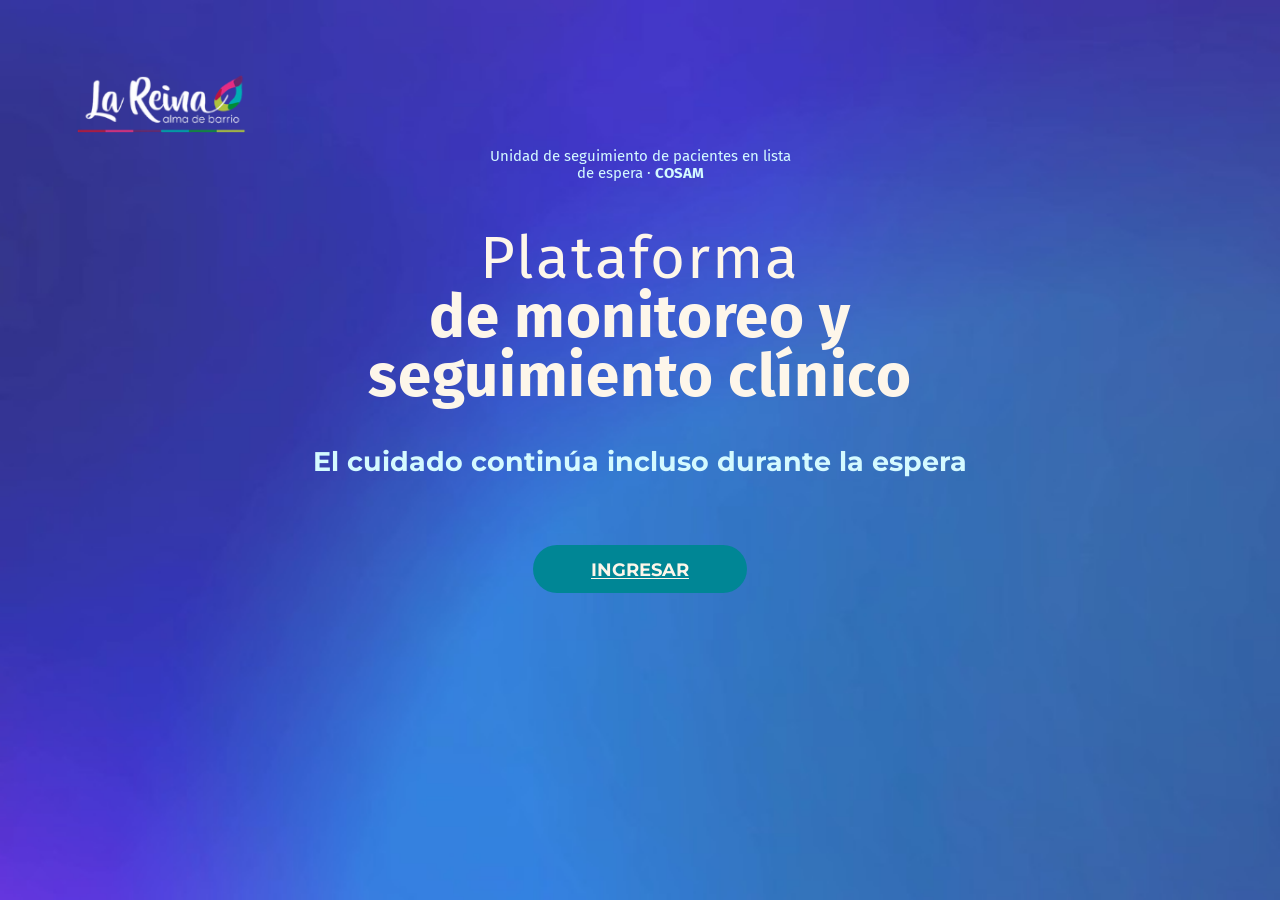
<file: index.html>
<!DOCTYPE html>
<html lang="es-CL">
<head>
  <meta charset="UTF-8">
  <meta name="viewport" content="width=device-width,initial-scale=1">
  <meta name="theme-color" content="#37359a">
  <meta name="description" content="Unidad de seguimiento de pacientes en lista de espera COSAM, La Reina.">
  <title>Plataforma de monitoreo y seguimiento clínico | COSAM</title>
  <link rel="preconnect" href="https://fonts.googleapis.com">
  <link rel="preconnect" href="https://fonts.gstatic.com" crossorigin>
  <link href="https://fonts.googleapis.com/css2?family=Fira+Sans:wght@400;500;600;700&family=Fira+Sans+Condensed:wght@400;500;600;700&family=Montserrat:wght@400;500;600;700&display=swap" rel="stylesheet">
  <link rel="stylesheet" href="styles.css">
</head>
<body class="landing" data-page="inicio-publico">
  <div class="aurora" aria-hidden="true">
    <video class="aurora__video" autoplay muted loop playsinline preload="auto" poster="aurora-poster.jpg" tabindex="-1">
      <source src="aurora.mp4" type="video/mp4">
    </video>
  </div>
  <header class="site-header">
    <img class="municipal-logo" src="logo-la-reina.png" alt="La Reina, alma de barrio" width="181" height="63">
  </header>
  <main class="hero">
    <p class="institution"><span data-text="portada.institucion1">Unidad de seguimiento de pacientes en lista</span><br class="desktop-break"> <span data-text="portada.institucion2">de espera · </span><strong data-text="portada.institucionDestacado">COSAM</strong></p>
    <h1 class="hero-title">
      <span class="hero-title__light" data-text="portada.titulo1">Plataforma</span>
      <strong><span data-text="portada.titulo2">de monitoreo y</span><br class="desktop-break"> <span data-text="portada.titulo3">seguimiento clínico</span></strong>
    </h1>
    <p class="tagline" data-text="portada.lema">El cuidado continúa incluso durante la espera</p>
    <a class="enter-button" href="login.html" data-text="portada.boton">INGRESAR</a>
  </main>
  <script src="textos.js"></script>
  <script src="app.js"></script>
</body>
</html>
</file>
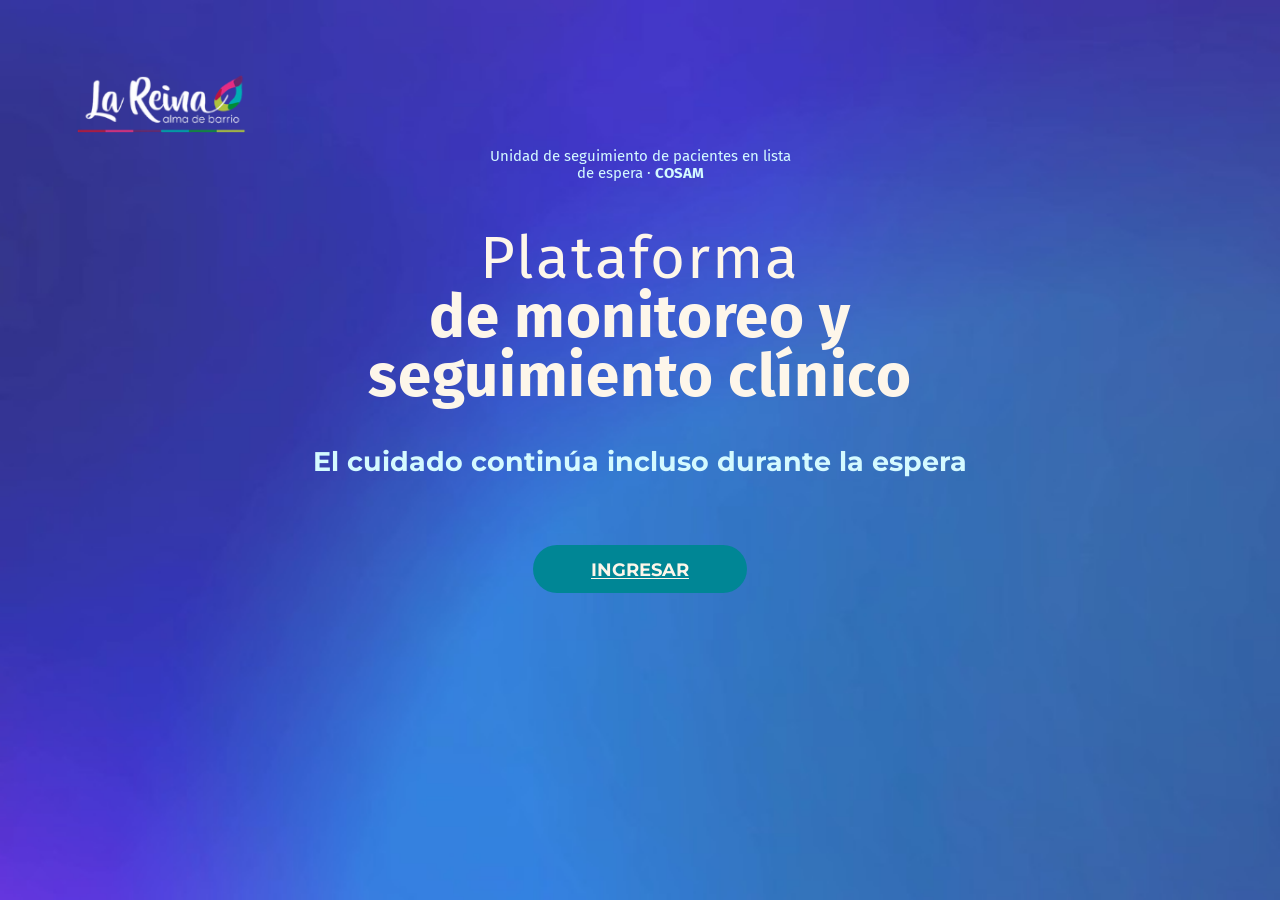
<file: COSAM_Plataforma_Paginas_GitHub/index.html>
<!DOCTYPE html>
<html lang="es-CL">
<head>
  <meta charset="UTF-8">
  <meta name="viewport" content="width=device-width,initial-scale=1">
  <meta name="theme-color" content="#37359a">
  <meta name="description" content="Unidad de seguimiento de pacientes en lista de espera COSAM, La Reina.">
  <title>Plataforma de monitoreo y seguimiento clínico | COSAM</title>
  <link rel="preconnect" href="https://fonts.googleapis.com">
  <link rel="preconnect" href="https://fonts.gstatic.com" crossorigin>
  <link href="https://fonts.googleapis.com/css2?family=Fira+Sans:wght@400;500;600;700&family=Fira+Sans+Condensed:wght@400;500;600;700&family=Montserrat:wght@400;500;600;700&display=swap" rel="stylesheet">
  <link rel="stylesheet" href="styles.css">
</head>
<body class="landing" data-page="inicio-publico">
  <div class="aurora" aria-hidden="true">
    <video class="aurora__video" autoplay muted loop playsinline preload="auto" poster="assets/aurora-poster.jpg" tabindex="-1">
      <source src="assets/aurora.mp4" type="video/mp4">
    </video>
  </div>
  <header class="site-header">
    <img class="municipal-logo" src="assets/logo-la-reina.png" alt="La Reina, alma de barrio" width="181" height="63">
  </header>
  <main class="hero">
    <p class="institution"><span data-text="portada.institucion1">Unidad de seguimiento de pacientes en lista</span><br class="desktop-break"> <span data-text="portada.institucion2">de espera · </span><strong data-text="portada.institucionDestacado">COSAM</strong></p>
    <h1 class="hero-title">
      <span class="hero-title__light" data-text="portada.titulo1">Plataforma</span>
      <strong><span data-text="portada.titulo2">de monitoreo y</span><br class="desktop-break"> <span data-text="portada.titulo3">seguimiento clínico</span></strong>
    </h1>
    <p class="tagline" data-text="portada.lema">El cuidado continúa incluso durante la espera</p>
    <a class="enter-button" href="login.html" data-text="portada.boton">INGRESAR</a>
  </main>
  <script src="textos.js"></script>
  <script src="app.js"></script>
</body>
</html>
</file>
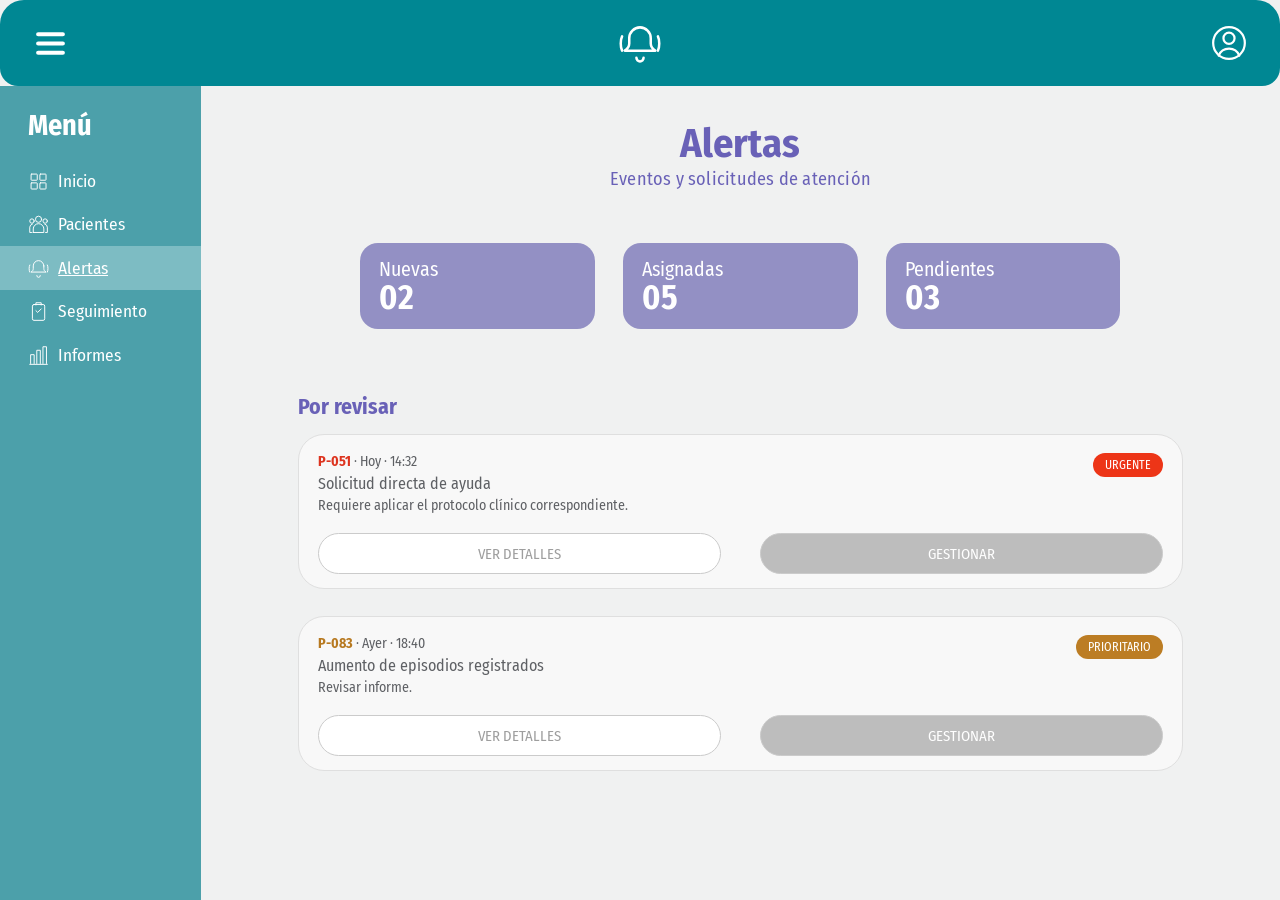
<file: alertas.html>
<!DOCTYPE html>
<html lang="es-CL">
<head>
  <meta charset="UTF-8">
  <meta name="viewport" content="width=device-width,initial-scale=1">
  <meta name="theme-color" content="#008695">
  <title>Alertas | COSAM La Reina</title>
  <link rel="preconnect" href="https://fonts.googleapis.com">
  <link rel="preconnect" href="https://fonts.gstatic.com" crossorigin>
  <link href="https://fonts.googleapis.com/css2?family=Fira+Sans:wght@400;500;600;700&family=Fira+Sans+Condensed:wght@400;500;600;700&family=Montserrat:wght@400;500;600;700&display=swap" rel="stylesheet">
  <link rel="stylesheet" href="styles.css">
</head>
<body class="alertas-page" data-page="alertas">
  <div id="app"></div>
  <script src="textos.js"></script>
  <script src="app.js"></script>
</body>
</html>
</file>
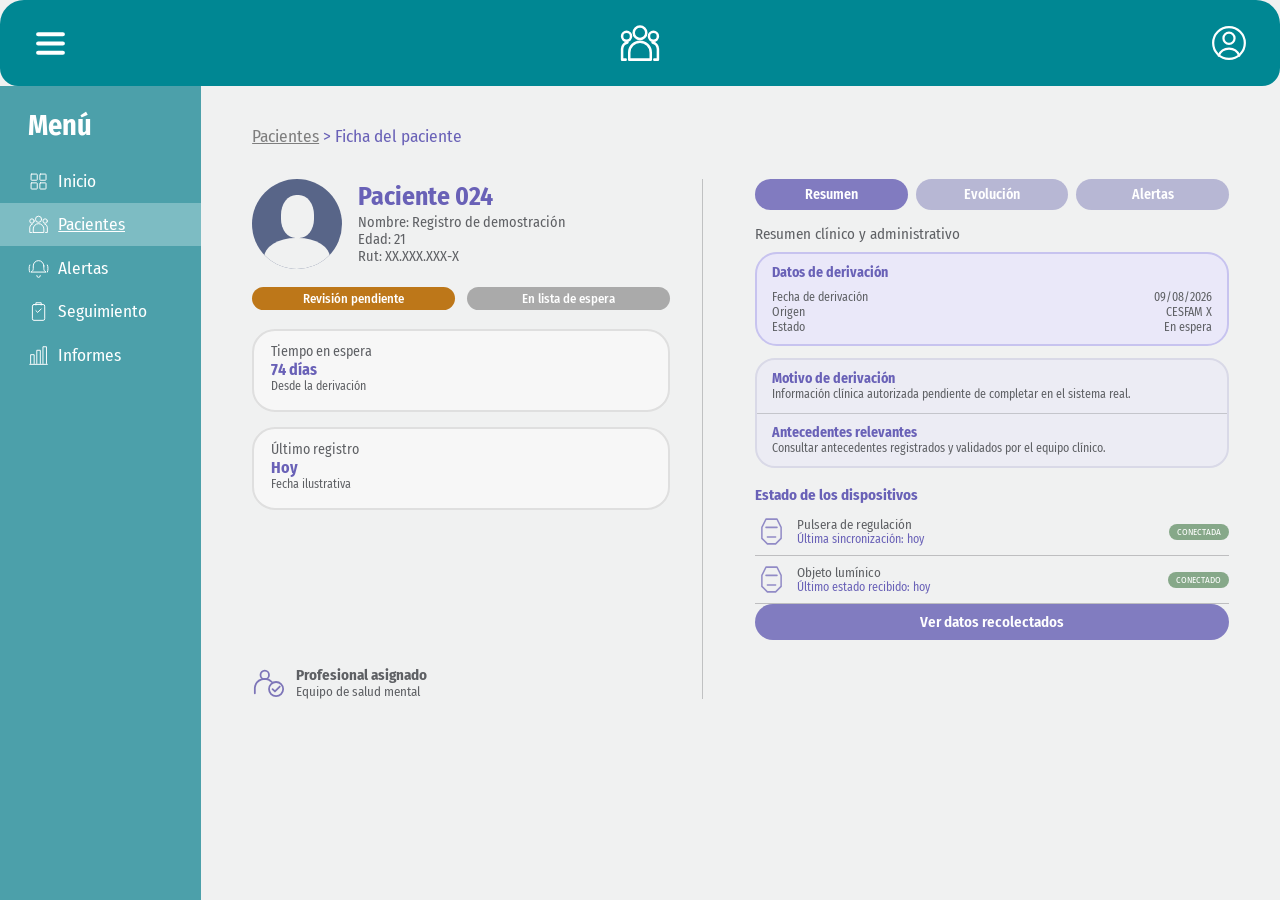
<file: ficha.html>
<!DOCTYPE html>
<html lang="es-CL">
<head>
  <meta charset="UTF-8">
  <meta name="viewport" content="width=device-width,initial-scale=1">
  <meta name="theme-color" content="#008695">
  <title>Ficha del paciente | COSAM La Reina</title>
  <link rel="preconnect" href="https://fonts.googleapis.com">
  <link rel="preconnect" href="https://fonts.gstatic.com" crossorigin>
  <link href="https://fonts.googleapis.com/css2?family=Fira+Sans:wght@400;500;600;700&family=Fira+Sans+Condensed:wght@400;500;600;700&family=Montserrat:wght@400;500;600;700&display=swap" rel="stylesheet">
  <link rel="stylesheet" href="styles.css">
</head>
<body class="ficha-page" data-page="ficha">
  <div id="app"></div>
  <script src="textos.js"></script>
  <script src="app.js"></script>
</body>
</html>
</file>
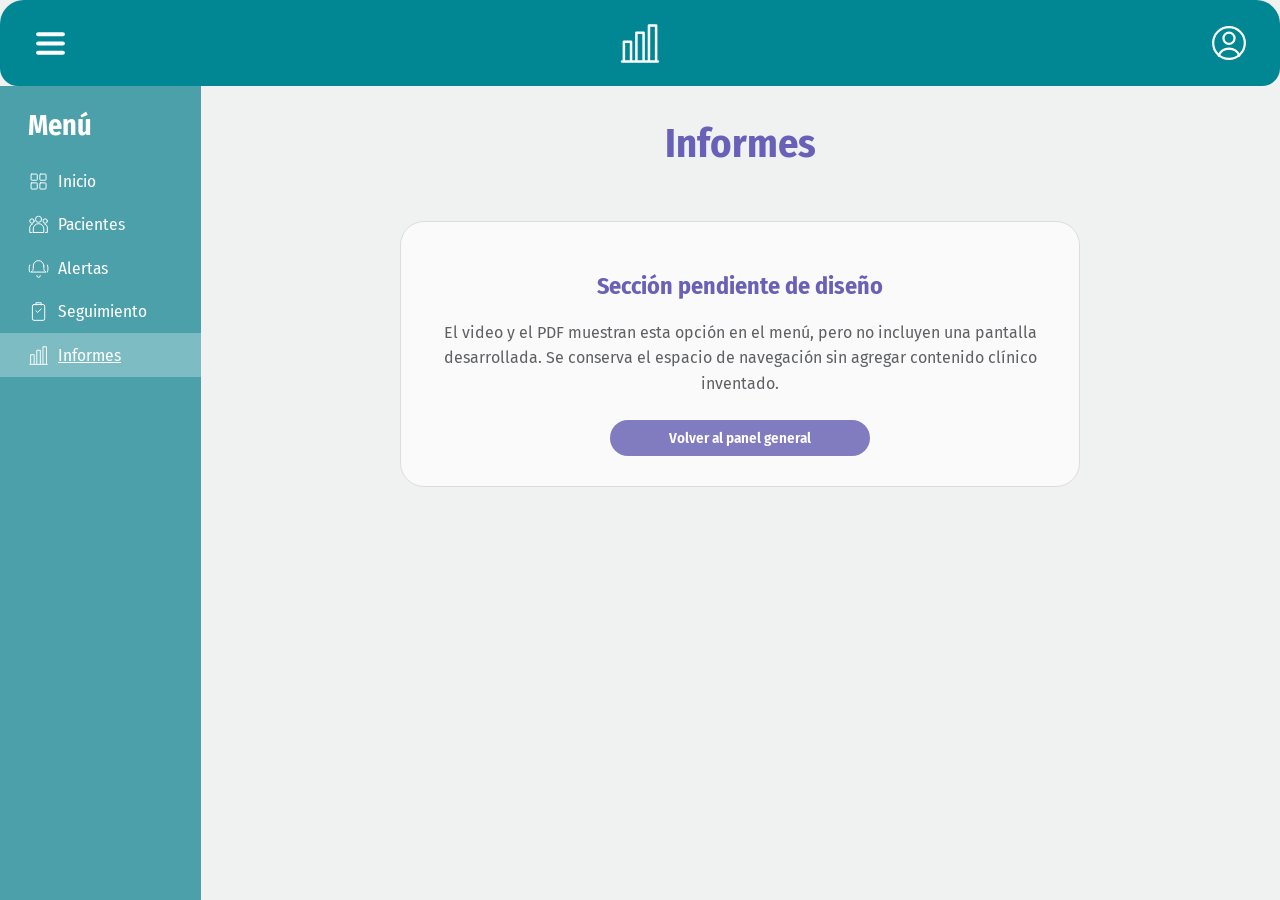
<file: informes.html>
<!DOCTYPE html>
<html lang="es-CL">
<head>
  <meta charset="UTF-8">
  <meta name="viewport" content="width=device-width,initial-scale=1">
  <meta name="theme-color" content="#008695">
  <title>Informes | COSAM La Reina</title>
  <link rel="preconnect" href="https://fonts.googleapis.com">
  <link rel="preconnect" href="https://fonts.gstatic.com" crossorigin>
  <link href="https://fonts.googleapis.com/css2?family=Fira+Sans:wght@400;500;600;700&family=Fira+Sans+Condensed:wght@400;500;600;700&family=Montserrat:wght@400;500;600;700&display=swap" rel="stylesheet">
  <link rel="stylesheet" href="styles.css">
</head>
<body class="informes-page" data-page="informes">
  <div id="app"></div>
  <script src="textos.js"></script>
  <script src="app.js"></script>
</body>
</html>
</file>
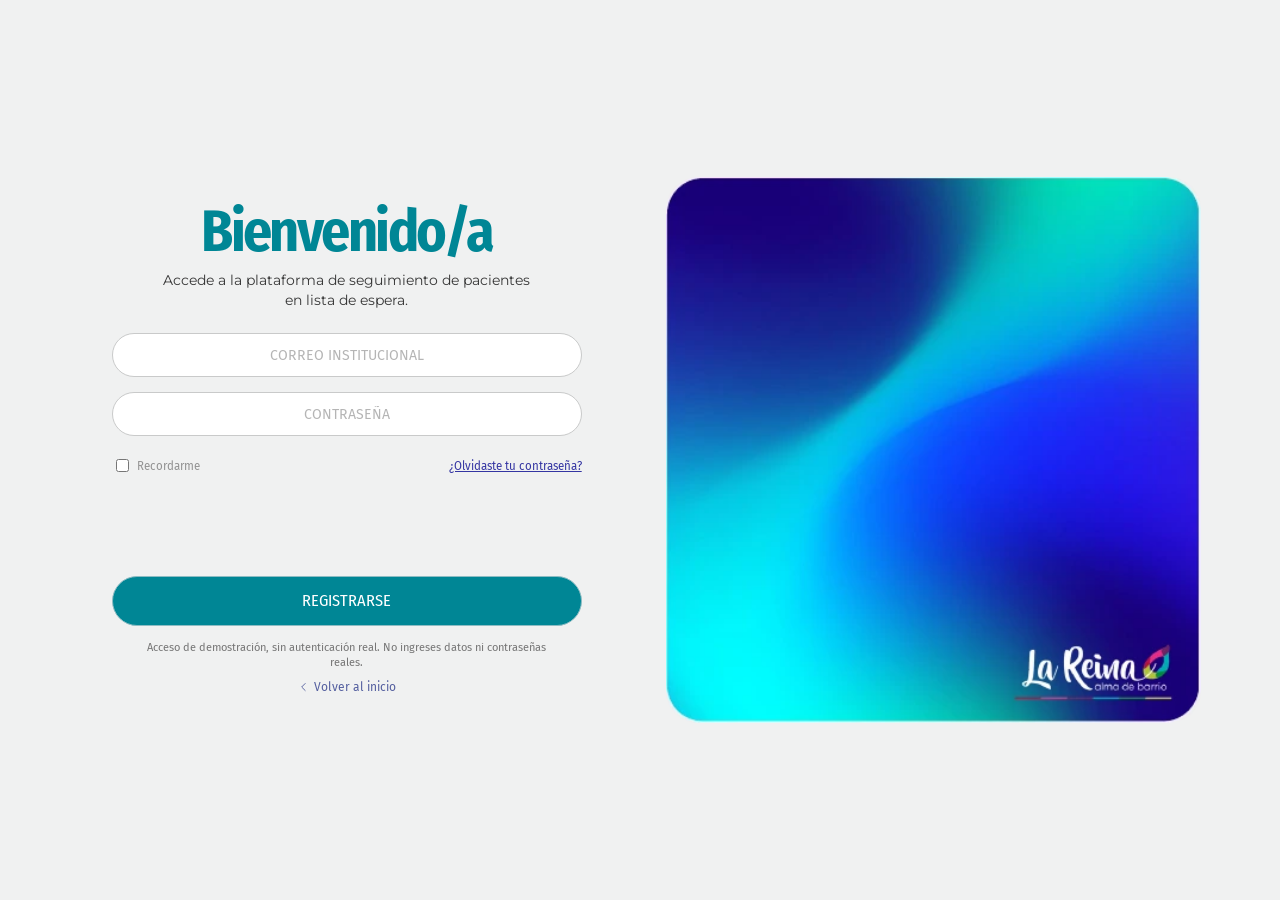
<file: login.html>
<!DOCTYPE html>
<html lang="es-CL">
<head>
  <meta charset="UTF-8">
  <meta name="viewport" content="width=device-width,initial-scale=1">
  <meta name="theme-color" content="#008695">
  <title>Acceso | COSAM La Reina</title>
  <link rel="preconnect" href="https://fonts.googleapis.com">
  <link rel="preconnect" href="https://fonts.gstatic.com" crossorigin>
  <link href="https://fonts.googleapis.com/css2?family=Fira+Sans:wght@400;500;600;700&family=Fira+Sans+Condensed:wght@400;500;600;700&family=Montserrat:wght@400;500;600;700&display=swap" rel="stylesheet">
  <link rel="stylesheet" href="styles.css">
</head>
<body class="login-page" data-page="login">
  <div id="app"></div>
  <script src="textos.js"></script>
  <script src="app.js"></script>
</body>
</html>
</file>
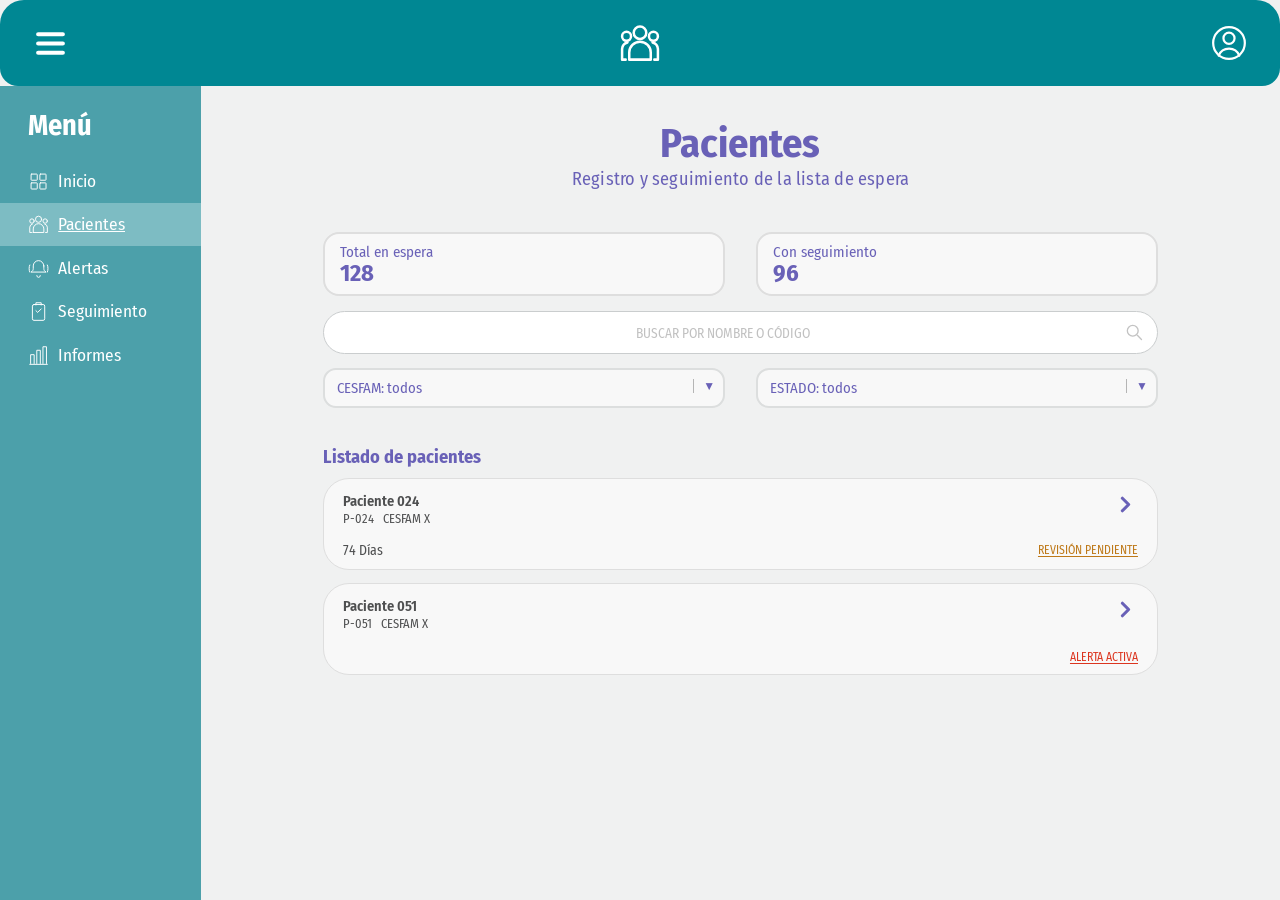
<file: pacientes.html>
<!DOCTYPE html>
<html lang="es-CL">
<head>
  <meta charset="UTF-8">
  <meta name="viewport" content="width=device-width,initial-scale=1">
  <meta name="theme-color" content="#008695">
  <title>Pacientes | COSAM La Reina</title>
  <link rel="preconnect" href="https://fonts.googleapis.com">
  <link rel="preconnect" href="https://fonts.gstatic.com" crossorigin>
  <link href="https://fonts.googleapis.com/css2?family=Fira+Sans:wght@400;500;600;700&family=Fira+Sans+Condensed:wght@400;500;600;700&family=Montserrat:wght@400;500;600;700&display=swap" rel="stylesheet">
  <link rel="stylesheet" href="styles.css">
</head>
<body class="pacientes-page" data-page="pacientes">
  <div id="app"></div>
  <script src="textos.js"></script>
  <script src="app.js"></script>
</body>
</html>
</file>
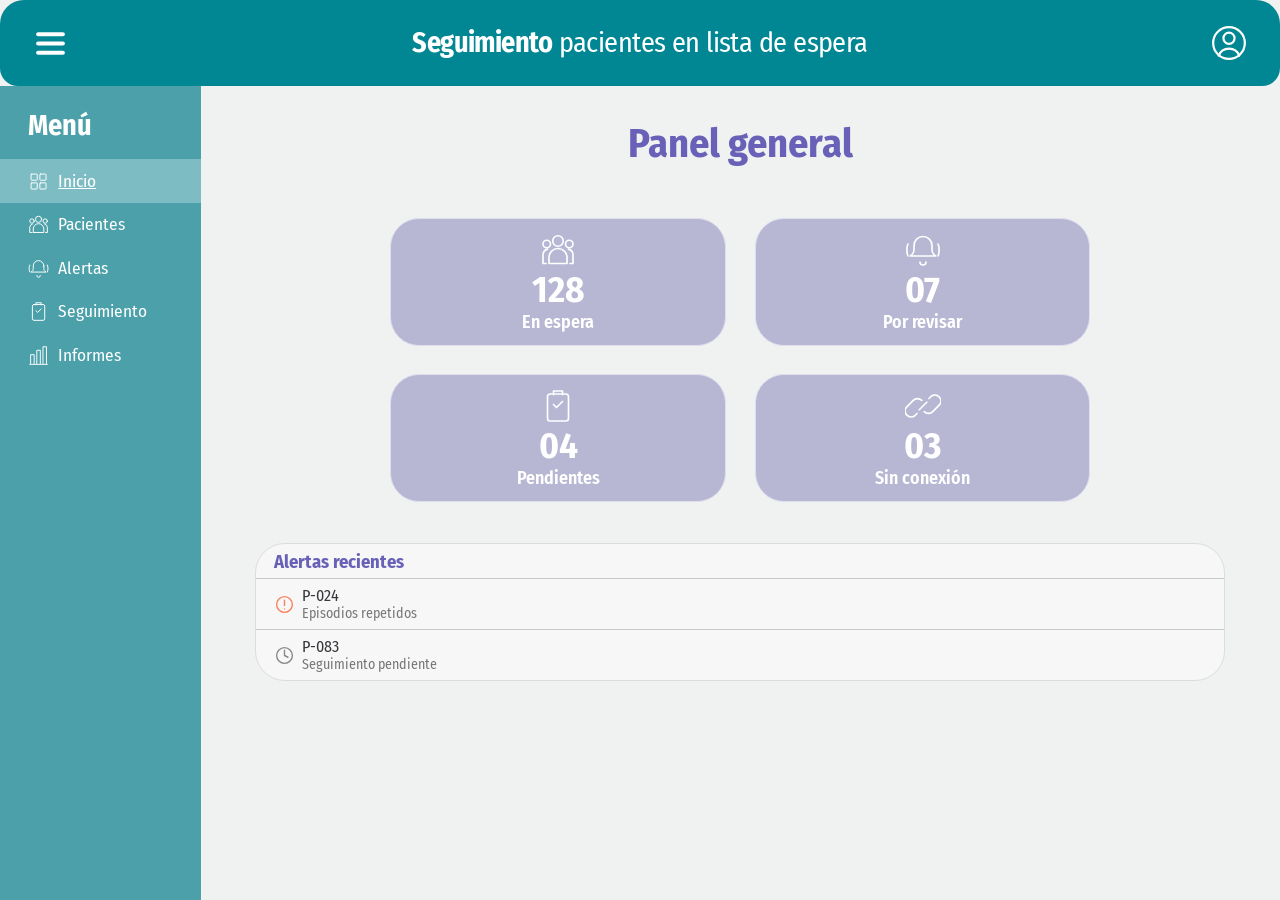
<file: panel.html>
<!DOCTYPE html>
<html lang="es-CL">
<head>
  <meta charset="UTF-8">
  <meta name="viewport" content="width=device-width,initial-scale=1">
  <meta name="theme-color" content="#008695">
  <title>Panel general | COSAM La Reina</title>
  <link rel="preconnect" href="https://fonts.googleapis.com">
  <link rel="preconnect" href="https://fonts.gstatic.com" crossorigin>
  <link href="https://fonts.googleapis.com/css2?family=Fira+Sans:wght@400;500;600;700&family=Fira+Sans+Condensed:wght@400;500;600;700&family=Montserrat:wght@400;500;600;700&display=swap" rel="stylesheet">
  <link rel="stylesheet" href="styles.css">
</head>
<body class="panel-page" data-page="panel">
  <div id="app"></div>
  <script src="textos.js"></script>
  <script src="app.js"></script>
</body>
</html>
</file>
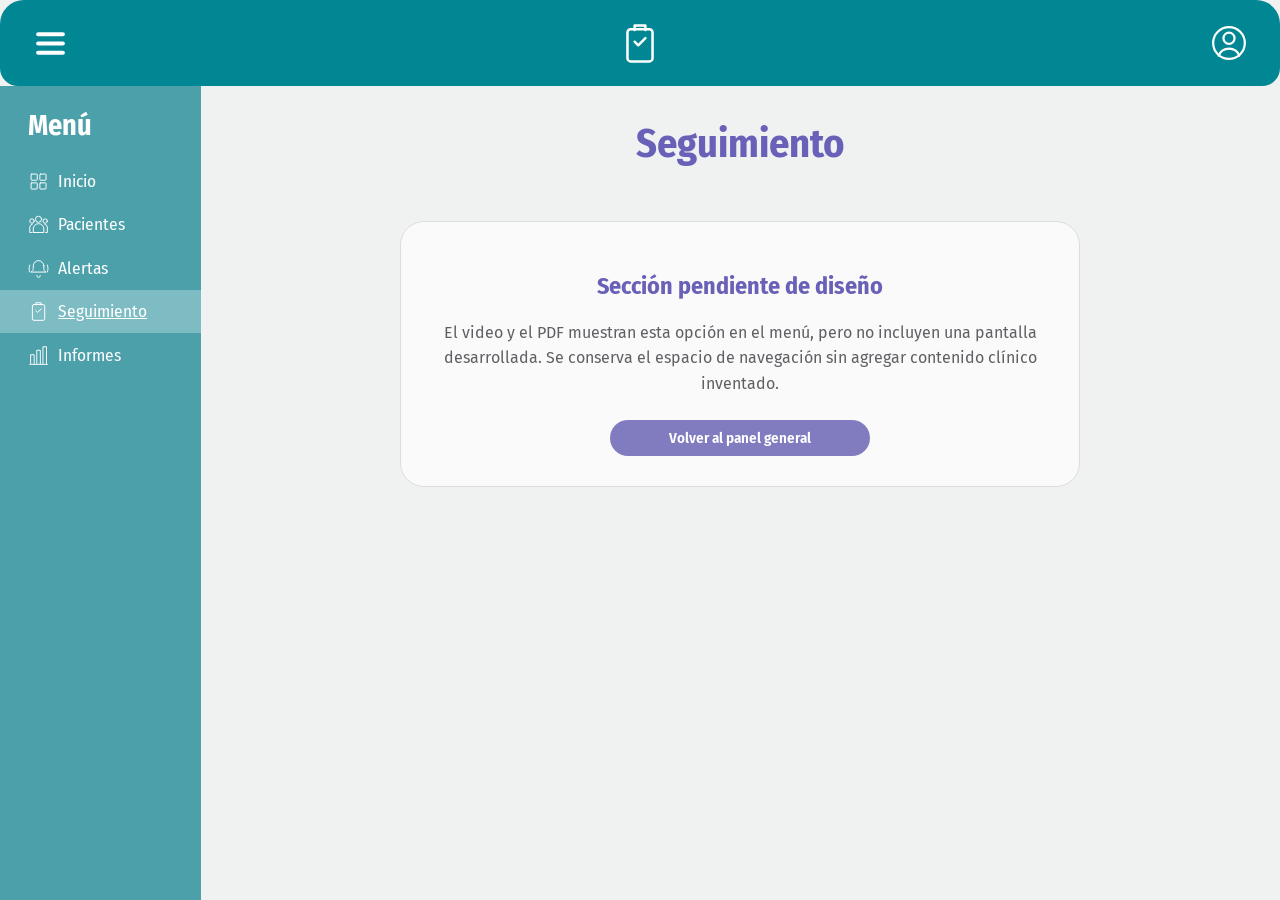
<file: seguimiento.html>
<!DOCTYPE html>
<html lang="es-CL">
<head>
  <meta charset="UTF-8">
  <meta name="viewport" content="width=device-width,initial-scale=1">
  <meta name="theme-color" content="#008695">
  <title>Seguimiento | COSAM La Reina</title>
  <link rel="preconnect" href="https://fonts.googleapis.com">
  <link rel="preconnect" href="https://fonts.gstatic.com" crossorigin>
  <link href="https://fonts.googleapis.com/css2?family=Fira+Sans:wght@400;500;600;700&family=Fira+Sans+Condensed:wght@400;500;600;700&family=Montserrat:wght@400;500;600;700&display=swap" rel="stylesheet">
  <link rel="stylesheet" href="styles.css">
</head>
<body class="seguimiento-page" data-page="seguimiento">
  <div id="app"></div>
  <script src="textos.js"></script>
  <script src="app.js"></script>
</body>
</html>
</file>
<file: styles.css>
/* COSAM — colores y tipografía de las referencias visuales suministradas. */
:root {
  --crema:#fdf6ea;
  --hielo:#d4faff;
  --azul:#37359a;
  --turquesa:#008695;
  --menu:#4ca0aa;
  --menu-activo:#7dbcc3;
  --fondo:#f0f1f1;
  --morado:#6961b7;
  --lavanda:#b7b7d4;
  --lavanda-fuerte:#9390c4;
  --contorno:#dbdddd;
  --texto:#5e6064;
  --font-main:'Fira Sans','Segoe UI',Arial,sans-serif;
  --font-accent:'Montserrat',Arial,sans-serif;
  --font-condensed:'Fira Sans Condensed','Arial Narrow',var(--font-main);
  --cabecera:clamp(72px,6.75vw,94px);
  --ancho-menu:clamp(166px,15.7vw,215px);
  --u:min(0.073206vw,0.130208svh);
}
*{box-sizing:border-box}
html{scroll-behavior:smooth}
body{margin:0;background:var(--fondo);font-family:var(--font-main);color:var(--texto);-webkit-font-smoothing:antialiased}
button,input,select{font:inherit}
button,a,select{ -webkit-tap-highlight-color:transparent }
a{color:inherit}
:focus-visible{outline:3px solid #1722b6;outline-offset:3px}
[hidden]{display:none!important}
.sr-only{position:absolute!important;width:1px!important;height:1px!important;padding:0!important;margin:-1px!important;overflow:hidden!important;clip:rect(0,0,0,0)!important;white-space:nowrap!important;border:0!important}
.icon{width:20px;height:20px;flex:none}
/* =====================================================
 1. PORTADA. Conserva la composición inicial en la aurora azul/verde.
 ===================================================== */
body.landing{isolation:isolate;position:relative;min-height:100svh;background:var(--azul);color:var(--crema)}
.aurora{position:fixed;z-index:-1;inset:0;overflow:hidden;background:var(--azul) url('aurora-poster.jpg') center/cover no-repeat}
.aurora__video{display:block;width:100%;height:100%;object-fit:cover;pointer-events:none}
.site-header{position:absolute;top:calc(79 * var(--u));left:6%}
.municipal-logo{display:block;width:calc(181 * var(--u));height:auto}
.hero{display:flex;flex-direction:column;align-items:center;text-align:center;min-height:100svh;width:100%;padding:calc(158 * var(--u)) 24px calc(80 * var(--u))}
.institution{margin:0;color:var(--hielo);font-size:calc(16 * var(--u));line-height:calc(18 * var(--u));font-weight:400}
.institution strong{font-weight:700}
.hero-title{margin:calc(50 * var(--u)) 0 0;font-size:calc(64 * var(--u));line-height:calc(63 * var(--u));letter-spacing:calc(.7 * var(--u));font-weight:400}
.hero-title__light{display:block;font-weight:400;letter-spacing:calc(2 * var(--u))}
.hero-title strong{display:block;font-weight:700}
.tagline{margin:calc(42 * var(--u)) 0 0;color:var(--hielo);font-family:var(--font-accent);font-weight:700;font-size:calc(29 * var(--u));line-height:calc(37 * var(--u))}
.enter-button{display:inline-flex;align-items:center;justify-content:center;margin-top:calc(70 * var(--u));width:calc(228 * var(--u));min-height:max(44px,calc(51 * var(--u)));padding:10px 20px;border-radius:999px;background:var(--turquesa);color:var(--crema);font-family:var(--font-accent);font-size:calc(19 * var(--u));font-weight:700;text-decoration:underline;text-underline-offset:2px;transition:background .2s,transform .2s}
.enter-button:hover{background:#006e7e;transform:translateY(-2px)}
.enter-button:focus-visible{outline:3px solid var(--hielo);outline-offset:5px}
/* =====================================================
 2. ACCESO. Maquetación visual de la página 2.
 ===================================================== */
.login-layout{min-height:100svh;display:grid;grid-template-columns: 1fr 1fr;align-items:center;gap:clamp(20px,4vw,70px);max-width:1250px;margin:auto;padding:clamp(24px,5vw,70px) clamp(20px,5vw,70px)}
.login-form-section{display:flex;align-items:center;justify-content:center;min-width:0}
.login-form-inner{width:min(100%,470px);text-align:center}
.login-form-inner h1{font-family:var(--font-condensed);color:var(--turquesa);font-size:clamp(40px,4.5vw,64px);letter-spacing:-.045em;line-height:1.03;margin:0 0 8px;font-weight:700}
.login-description{max-width:380px;margin:0 auto 22px;font-family:var(--font-accent);font-size:clamp(12px,1.1vw,15px);line-height:1.45;color:#373737}
#accessForm{width:100%;display:flex;flex-direction:column;gap:15px}
#accessForm>input{height:clamp(42px,3.45vw,54px);border-radius:40px;border:1px solid #c9caca;padding:0 22px;text-align:center;background:#fff;color:#2f2f2f;min-width:0}
#accessForm>input::placeholder{color:#b5b5b5;font-size:clamp(12px,1.1vw,15px);opacity:1}
.login-options{display:flex;align-items:center;justify-content:space-between;gap:10px;margin:2px 0 clamp(28px,6.5vw,82px);font-size:clamp(11px,.9vw,13px);color:#929292}
.login-options label{display:flex;gap:5px;align-items:center;cursor:pointer;white-space:nowrap}
.login-options input{accent-color:var(--turquesa)}
.text-link{border:0;background:none;color:#3435a2;padding:6px 0;text-decoration:underline;cursor:pointer}
.register-btn{display:flex;align-items:center;justify-content:center;min-height:50px;width:100%;border-radius:99px;border:1px solid #8dbcc3;background:var(--turquesa);color:#fff;cursor:pointer;font-family:var(--font-condensed);font-size:clamp(15px,1.28vw,19px);transition:background .2s}
.register-btn:hover{background:#006f7b}
.demo-warning{font-size:11px;line-height:1.4;color:#767676;max-width:400px;margin:14px auto 0}
.return-link{display:inline-flex;align-items:center;justify-content:center;gap:3px;color:#545f9f;text-decoration:none;font-size:12px;margin-top:9px}
.return-link:hover{text-decoration:underline}
.return-link .icon{width:14px;height:14px}
.login-art{aspect-ratio: 1/1.02;width:min(100%,555px);justify-self:center;border-radius:32px;background:#0522a8 url('imagen-acceso.webp') center/100% 100% no-repeat;box-shadow:none}
/* =====================================================
 3. PLATAFORMA: cabecera y menú general.
 ===================================================== */
.platform{display:grid;grid-template-columns:var(--ancho-menu) minmax(0,1fr);grid-template-rows:var(--cabecera) minmax(calc(100svh - var(--cabecera)),auto);min-height:100svh;background:var(--fondo)}
.platform-header{grid-column:1/-1;grid-row:1;position:relative;z-index:10;background:#008793;color:#fff;display:flex;align-items:center;justify-content:space-between;border-radius:24px 24px 18px 18px;min-width:0}
.icon-button{border:0;background:transparent;color:#fff;display:grid;place-items:center;cursor:pointer;min-width:48px;min-height:48px}
.menu-toggle{margin-left:clamp(13px,2vw,28px)}
.menu-toggle .icon{width:37px;height:37px;stroke-width:2.7}
.profile-toggle{margin-right:clamp(13px,2vw,28px)}
.profile-toggle .icon{width:38px;height:38px;stroke-width:1.4}
.icon-button:hover{opacity:.75}
.header-center{position:absolute;left:50%;transform:translateX(-50%);display:flex;align-items:center;justify-content:center;text-align:center;max-width:calc(100% - 170px);pointer-events:none}
.top-heading{font-family:var(--font-condensed);font-size:clamp(18px,2.2vw,30px);line-height:1.1;white-space:nowrap;letter-spacing:-.02em}
.top-heading strong{font-weight:700}
.top-icon{width:43px;height:43px;stroke-width:1.4}
.sidebar{grid-column:1;grid-row:2;min-width:0;background:var(--menu);color:#fff;padding:23px 0 45px;transition:opacity .2s}
.sidebar h2{margin:0 0 17px;padding:0 14%;font-family:var(--font-condensed);font-size:clamp(23px,2.2vw,30px);font-weight:700}
.side-item{display:flex;align-items:center;gap:9px;min-height:clamp(36px,3.4vw,47px);padding:6px 10% 6px 14%;font-family:var(--font-condensed);font-size:clamp(14px,1.35vw,18px);color:#fff;text-decoration:none;white-space:nowrap}
.side-item .icon{height:clamp(15px,1.65vw,22px);width:clamp(15px,1.65vw,22px);stroke-width:1.1}
.side-item span{overflow:hidden;text-overflow:ellipsis}
.side-item:hover,.side-item.is-active{background:var(--menu-activo);text-decoration:underline}
.platform-main{grid-column:2;grid-row:2;min-width:0;padding:clamp(22px,2.8vw,40px) clamp(20px,4vw,54px) 48px}
.platform.is-collapsed{grid-template-columns:0 minmax(0,1fr)}
.platform.is-collapsed .sidebar{display:none}
.section-title{text-align:center;color:var(--morado);font-family:var(--font-condensed);font-size:clamp(29px,3.15vw,43px);font-weight:700;line-height:1.08;margin:0}
.section-subtitle{color:var(--morado);text-align:center;font-family:var(--font-condensed);font-size:clamp(14px,1.42vw,19px);letter-spacing:.012em;margin:2px 0 0}
/* Panel general */
.dashboard-content{max-width:970px;margin:auto}
.dashboard-stats{width:min(100%,700px);display:grid;grid-template-columns:repeat(2,minmax(0,1fr));gap:clamp(18px,2.2vw,32px);margin:clamp(32px,4.1vw,57px) auto 0}
.stat-tile{display:flex;flex-direction:column;align-items:center;justify-content:center;min-height:clamp(115px,10vw,145px);background:var(--lavanda);border-radius:29px;color:#fff;text-align:center;text-decoration:none;padding:10px 15px;font-family:var(--font-condensed);border:1px solid #deddf1}
.stat-tile:hover{filter:brightness(.96)}
.stat-icon{width:36px;height:36px;stroke-width:1.1;margin-bottom:2px}
.stat-tile strong{font-size:clamp(25px,2.9vw,37px);line-height:1.1}
.stat-tile span{font-size:clamp(14px,1.4vw,19px);font-weight:600}
.recent-alerts{margin:clamp(26px,3.2vw,42px) auto 0;border:1px solid var(--contorno);border-radius:30px;background:#f7f7f7;overflow:hidden;max-width:970px}
.recent-alerts h2{font-family:var(--font-condensed);font-size:clamp(15px,1.45vw,19px);color:var(--morado);margin:0;padding:7px 18px 5px;border-bottom:1px solid #c7c8c8}
.recent-row{display:flex;align-items:center;min-height:50px;gap:7px;padding:7px 18px;color:#36363b;text-decoration:none}
.recent-row+.recent-row{border-top:1px solid #c7c8c8}
.recent-row:hover{background:#eaeaf0}
.recent-symbol{width:21px;height:21px;color:#888}
.recent-symbol.urgent-icon{color:#fa805c}
.recent-row span{display:flex;flex-direction:column;gap:0}
.recent-row strong{font-family:var(--font-condensed);font-size:16px;font-weight:400}
.recent-row small{font-family:var(--font-condensed);font-size:14px;color:#777}
/* Pacientes */
.patients-content{width:min(100%,835px);margin:auto}
.patient-stat-row{display:grid;grid-template-columns:1fr 1fr;gap:clamp(20px,2.4vw,32px);margin-top:clamp(28px,3.3vw,44px)}
.patient-stat{border:2px solid #dedede;border-radius:16px;background:#f8f8f8;display:flex;flex-direction:column;justify-content:center;min-height:64px;padding:7px 15px;color:var(--morado);font-family:var(--font-condensed)}
.patient-stat span{font-size:clamp(13px,1.17vw,17px)}
.patient-stat strong{font-size:clamp(19px,1.9vw,28px);line-height:1}
.search-field{position:relative;margin-top:15px}
.search-field input{width:100%;height:43px;border-radius:22px;border:1px solid #cacdce;padding:0 45px 0 25px;background:#fff;color:#494949;text-align:center}
.search-field input::placeholder{color:#c1c1c1;font-family:var(--font-condensed);font-size:clamp(12px,1.05vw,15px)}
.search-field .icon{position:absolute;top:50%;right:14px;transform:translateY(-50%);color:#c3c3c3;width:20px}
.patient-filters{display:grid;grid-template-columns:1fr 1fr;gap:clamp(18px,2.4vw,32px);margin-top:14px}
.patient-filters label{position:relative}
.patient-filters select{width:100%;height:40px;appearance:none;padding:0 39px 0 12px;border:2px solid #dcdede;border-radius:13px;color:var(--morado);background:#f8f8f8;font-family:var(--font-condensed);font-size:clamp(13px,1.15vw,16px);cursor:pointer}
.patient-filters label:after{content:'▼';position:absolute;right:10px;top:11px;color:var(--morado);pointer-events:none;font-size:12px;border-left:1px solid #b5b5b5;padding-left:9px}
.list-heading{font-family:var(--font-condensed);color:var(--morado);font-size:clamp(15px,1.43vw,19px);margin:clamp(22px,3vw,38px) 0 10px}
.patient-list{display:flex;flex-direction:column;gap:13px}
.patient-card{border:1px solid #dedede;border-radius:26px;padding:13px 19px 10px;min-height:92px;background:#f8f8f8;display:grid;grid-template-columns:1fr auto;grid-template-rows:1fr auto;color:#4e4f50;text-decoration:none}
.patient-card:hover{border-color:#a7a4da;background:#f5f5ff}
.patient-card>div:first-child{display:flex;flex-direction:column;gap:1px}
.patient-card strong{font-family:var(--font-condensed);font-size:clamp(12px,1.13vw,16px);font-weight:600}
.patient-card small{font-family:var(--font-condensed);font-size:clamp(11px,.98vw,14px)}
.patient-arrow{color:var(--morado);width:25px;height:25px;stroke-width:3}
.patient-footer{grid-column:1/-1;display:flex;justify-content:space-between;gap:10px;align-items:center;font-family:var(--font-condensed);font-size:clamp(11px,1.08vw,15px)}
.patient-status{font-size:clamp(10px,.92vw,13px);text-decoration:underline;text-underline-offset:2px}
.patient-status.pending{color:#be7919}
.patient-status.alert{color:#dc351f}
.empty-filter{padding:25px;text-align:center;color:var(--morado)}
/* Ficha */
.detail-content{width:min(100%,1000px);margin:auto}
.breadcrumbs{font-family:var(--font-condensed);color:var(--morado);font-size:clamp(14px,1.35vw,19px);margin:4px 0 32px}
.breadcrumbs a{color:#7e7e7e}
.detail-columns{display:grid;grid-template-columns:minmax(0,1fr) minmax(0,1.05fr);gap:clamp(22px,4.1vw,56px)}
.detail-left{border-right:1px solid #c0c1c2;padding:0 clamp(20px,2.5vw,38px) 0 0;display:flex;flex-direction:column;min-height:520px}
.profile-intro{display:flex;align-items:center;gap:16px;margin-bottom:18px}
.profile-avatar{width:90px;height:90px;background:#586588;border-radius:50%;position:relative;flex:none;overflow:hidden}
.profile-avatar:before{content:'';position:absolute;width:33px;height:43px;top:16px;left:29px;background:#f0f1f1;border-radius:46% 46% 44% 44%}
.profile-avatar:after{content:'';position:absolute;width:66px;height:41px;top:59px;left:12px;background:#f0f1f1;border-radius:48% 48% 0 0}
.profile-intro h1{font-family:var(--font-condensed);font-size:clamp(22px,2vw,29px);color:var(--morado);line-height:1.1;margin:0 0 4px}
.profile-intro p{font-family:var(--font-condensed);font-size:clamp(12px,1.12vw,16px);margin:0;line-height:1.18}
.patient-badges{display:grid;grid-template-columns:1fr 1fr;gap:12px;margin:0 0 19px}
.pill-orange,.pill-grey{border-radius:99px;text-align:center;padding:4px 7px;color:#fff;font-family:var(--font-condensed);font-weight:500;font-size:clamp(10px,1vw,13px)}
.pill-orange{background:#bd7719}.pill-grey{background:#aaa}
.small-info-card{border-radius:23px;border:2px solid #dfdfdf;background:#f7f7f7;padding:12px 17px;margin-bottom:15px;display:flex;flex-direction:column;font-family:var(--font-condensed);font-size:14px;min-height:83px}
.small-info-card strong{font-size:16px;color:var(--morado)}
.small-info-card small{font-size:12px}
.professional{display:flex;align-items:center;gap:10px;margin-top:auto;padding-top:22px;font-family:var(--font-condensed)}
.professional .icon{color:#7d75b8;width:34px;height:34px;stroke-width:1.25}
.professional div{display:flex;flex-direction:column}.professional strong{font-size:15px}.professional small{font-size:13px}
.detail-right{min-width:0}
.detail-tabs{display:grid;grid-template-columns:repeat(3,minmax(0,1fr));gap:8px;margin-bottom:15px}
.tab{border:none;border-radius:999px;background:var(--lavanda);color:#fff;font-family:var(--font-condensed);padding:7px 9px;font-size:14px;font-weight:600;cursor:pointer}
.tab.is-selected,.tab:hover{background:#817bc0}
.detail-subheading{font-size:15px;font-family:var(--font-condensed);font-weight:400;margin:0 0 9px}
.detail-purple-box{background:#eae8f9;border:2px solid #c7c3ef;border-radius:22px;padding:10px 15px;margin-bottom:12px}
.detail-purple-box h3,.detail-notes h3{font-family:var(--font-condensed);font-size:14px;margin:0;color:var(--morado)}
.detail-facts{display:grid;grid-template-columns:1.2fr 1fr;gap:1px 8px;margin-top:9px;font-family:var(--font-condensed);font-size:12px}
.detail-facts span:nth-child(even){text-align:right}
.detail-notes{background:#ececf4;border:2px solid #d9d9e7;border-radius:20px;overflow:hidden}
.detail-notes>div{padding:10px 15px}.detail-notes>div+div{border-top:1px solid #c4c5cb}
.detail-notes p{font-family:var(--font-condensed);font-size:12px;line-height:1.3;margin:0}
.devices-heading{font-family:var(--font-condensed);font-size:15px;color:var(--morado);margin:18px 0 4px}
.device-row{display:flex;align-items:center;gap:9px;min-height:48px;border-bottom:1px solid #bebec0;font-family:var(--font-condensed)}
.device-row .icon{width:33px;height:33px;color:#918bc6;stroke-width:1.1}
.device-row div{display:flex;flex-direction:column;min-width:0;flex:1}
.device-row strong{font-size:13px;font-weight:400}.device-row small{font-size:12px;color:var(--morado)}
.connected{font-family:var(--font-condensed);font-size:9px;color:#fff;background:#86a889;padding:3px 8px;border-radius:99px;white-space:nowrap}
.data-button{display:block;width:100%;border:none;border-radius:99px;background:#817cc0;color:#fff;text-align:center;padding:9px 12px;font-family:var(--font-condensed);font-size:15px;font-weight:600;cursor:pointer;text-decoration:none}
.data-button:hover{background:#625bb2}
.empty-tab{background:#eeeef6;border:1px solid #deddf0;border-radius:20px;padding:25px 18px;font-size:15px;line-height:1.5}
.inline-link{display:inline-block;color:var(--morado);padding-top:12px}
/* Alertas */
.alerts-content{width:min(100%,885px);margin:auto}
.alert-stats{display:grid;grid-template-columns:repeat(3,minmax(0,1fr));gap:clamp(14px,2.25vw,31px);margin:clamp(32px,4.15vw,57px) auto clamp(38px,5.1vw,69px);max-width:760px}
.alert-stats div{background:var(--lavanda-fuerte);border-radius:18px;color:#fff;min-height:86px;display:flex;flex-direction:column;justify-content:center;align-items:flex-start;padding:11px 19px;font-family:var(--font-condensed)}
.alert-stats span{font-size:clamp(14px,1.55vw,21px)}
.alert-stats strong{font-size:clamp(26px,2.65vw,36px);line-height:1}
.alerts-list-title{font-family:var(--font-condensed);color:var(--morado);font-size:clamp(17px,1.7vw,23px);margin:0 0 14px}
.alerts-list{display:flex;flex-direction:column;gap:27px}
.alert-card{background:#f8f8f8;border:1px solid #dfdfdf;border-radius:26px;padding:18px 19px 14px;min-height:144px}
.alert-card-top{display:flex;justify-content:space-between;gap:18px}
.alert-card-top p{font-family:var(--font-condensed);font-size:14px;margin:0 0 4px}
.alert-card-top h3{font-family:var(--font-condensed);font-size:16px;font-weight:400;margin:0 0 4px}
.red-text{color:#dd341f}.orange-text{color:#b77920}
.severity{align-self:flex-start;border-radius:999px;padding:5px 12px;color:#fff;font-family:var(--font-condensed);font-size:12px;white-space:nowrap}
.severity.urgent{background:#ed3517}.severity.priority{background:#bc7d24}
.alert-actions{display:grid;grid-template-columns:1fr 1fr;gap:clamp(14px,3vw,42px);margin-top:15px}
.alert-actions button{border-radius:99px;border:1px solid #cbcbcb;height:41px;background:#fff;color:#9e9e9e;font-family:var(--font-condensed);font-size:clamp(12px,1.15vw,15px);cursor:pointer}
.alert-actions .manage-alert{background:#bdbdbd;color:#fff}
.alert-actions button:hover{background:var(--morado);color:white}
/* Secciones que la referencia solo muestra en el menú */
.pending-content{max-width:820px;margin:auto}
.placeholder{background:#fafafa;border:1px solid #ddd;border-radius:24px;padding:30px;max-width:680px;margin:55px auto;text-align:center}
.placeholder h2{color:var(--morado);font-family:var(--font-condensed)}
.placeholder p{line-height:1.6}.return-panel{max-width:260px;margin:24px auto 0}
/* Diálogos y avisos (demostración, sin backend) */
.cosam-dialog{position:fixed;max-width:min(94vw,460px);border:1px solid #d9d9e2;background:#fbfbfd;border-radius:24px;padding:30px 25px 25px;color:#42414a;box-shadow:0 12px 60px #1114}
.cosam-dialog::backdrop{background:#10103f80}
.cosam-dialog h2{font-family:var(--font-condensed);font-size:25px;color:var(--morado);margin:0 35px 8px 0}
.cosam-dialog p{font-size:14px;line-height:1.6;margin:0 0 23px}
.dialog-close{position:absolute;top:14px;right:14px;border:0;background:none;cursor:pointer;color:var(--morado)}
.dialog-accept{border:0;border-radius:99px;background:var(--turquesa);color:#fff;padding:10px 25px;cursor:pointer}
.toast{position:fixed;right:24px;bottom:24px;background:#fff;color:#35345b;border-left:5px solid var(--turquesa);border-radius:9px;box-shadow:0 6px 30px #0003;max-width:min(92vw,420px);padding:13px 17px;font-size:14px;line-height:1.4;z-index:80;opacity:0;transform:translateY(15px);pointer-events:none;transition:opacity .2s,transform .2s}
.toast.is-visible{opacity:1;transform:translateY(0)}
@media(max-width:760px), (max-height:500px){
  .site-header{position:relative;top:auto;left:auto;padding:28px 24px 0}
  .municipal-logo{width:clamp(135px,30vw,181px)}
  .hero{min-height:calc(100svh - 90px);padding:clamp(38px,9vh,76px) 22px 55px}
  .institution{font-size:15px;line-height:1.25;max-width:350px}
  .hero-title{font-size:clamp(32px,6.5vw,57px);line-height:1.06;letter-spacing:.3px;margin-top:38px}
  .hero-title__light{letter-spacing:1px}
  .desktop-break{display:none}
  .tagline{font-size:clamp(19px,4vw,27px);line-height:1.35;margin-top:30px;max-width:580px}
  .enter-button{margin-top:44px;width:min(228px,100%);min-height:51px;font-size:18px}
}
@media(max-width:820px){
  .login-layout{grid-template-columns:1fr;gap:32px;padding:40px 24px;max-width:570px}
  .login-form-inner h1{font-size:45px}
  .login-description{font-size:13px}
  .login-art{height:330px;width:min(100%,445px);aspect-ratio:auto;background-size:cover}
  .login-options{margin-bottom:35px}
}
@media(max-width:700px){
  .platform{--ancho-menu:0px;--cabecera:70px;grid-template-columns:0 minmax(0,1fr)}
  .platform-header{border-radius:0 0 15px 15px}
  .sidebar{display:none;position:absolute;top:70px;bottom:0;left:0;width:215px;min-height:calc(100svh - 70px);z-index:9;box-shadow:5px 5px 20px #0002}
  .platform:not(.is-collapsed) .sidebar{display:block}
  .platform.is-collapsed .sidebar{display:none}
  .platform-main{grid-column:2;padding:27px 18px 40px}
  .platform .sidebar h2{font-size:25px}
  .platform .side-item{min-height:43px;font-size:17px}
  .top-heading{font-size:clamp(12px,3.1vw,19px);white-space:normal}
  .top-icon{width:34px;height:34px}
  .menu-toggle .icon{width:28px;height:28px}
  .profile-toggle .icon{width:31px;height:31px}
  .menu-toggle{margin-left:5px}.profile-toggle{margin-right:5px}
  .header-center{max-width:calc(100% - 130px)}
  .section-title{font-size:33px}
  .dashboard-stats{margin-top:32px;gap:12px}
  .stat-tile{min-height:120px;border-radius:19px}.stat-tile strong{font-size:27px}
  .recent-alerts{margin-top:25px}
  .patient-stat-row,.patient-filters{gap:10px}
  .patient-stat{padding:7px 10px}
  .detail-columns{grid-template-columns:1fr;gap:28px}
  .detail-left{border-right:0;border-bottom:1px solid #c0c1c2;padding:0 0 20px;min-height:0}
  .professional{margin-top:9px}
  .breadcrumbs{margin-bottom:20px}
  .alert-stats{gap:9px;margin:29px auto 34px}
  .alert-stats div{min-height:72px;border-radius:13px;padding:9px 11px}
  .alert-stats span{font-size:14px}
  .alert-stats strong{font-size:24px}
  .alert-card{padding:15px 13px}
  .alert-card-top{gap:8px}
  .alert-card-top p{font-size:12px}
  .severity{font-size:10px;padding:4px 8px}
  .alert-actions{gap:10px}
}
@media(prefers-reduced-motion:reduce){
  *,*::before,*::after{scroll-behavior:auto!important;transition:none!important;animation:none!important}
  .aurora__video{display:none}
}
</file>
<file: COSAM_Plataforma_Paginas_GitHub/styles.css>
/* COSAM — colores y tipografía de las referencias visuales suministradas. */
:root {
  --crema:#fdf6ea;
  --hielo:#d4faff;
  --azul:#37359a;
  --turquesa:#008695;
  --menu:#4ca0aa;
  --menu-activo:#7dbcc3;
  --fondo:#f0f1f1;
  --morado:#6961b7;
  --lavanda:#b7b7d4;
  --lavanda-fuerte:#9390c4;
  --contorno:#dbdddd;
  --texto:#5e6064;
  --font-main:'Fira Sans','Segoe UI',Arial,sans-serif;
  --font-accent:'Montserrat',Arial,sans-serif;
  --font-condensed:'Fira Sans Condensed','Arial Narrow',var(--font-main);
  --cabecera:clamp(72px,6.75vw,94px);
  --ancho-menu:clamp(166px,15.7vw,215px);
  --u:min(0.073206vw,0.130208svh);
}
*{box-sizing:border-box}
html{scroll-behavior:smooth}
body{margin:0;background:var(--fondo);font-family:var(--font-main);color:var(--texto);-webkit-font-smoothing:antialiased}
button,input,select{font:inherit}
button,a,select{ -webkit-tap-highlight-color:transparent }
a{color:inherit}
:focus-visible{outline:3px solid #1722b6;outline-offset:3px}
[hidden]{display:none!important}
.sr-only{position:absolute!important;width:1px!important;height:1px!important;padding:0!important;margin:-1px!important;overflow:hidden!important;clip:rect(0,0,0,0)!important;white-space:nowrap!important;border:0!important}
.icon{width:20px;height:20px;flex:none}
/* =====================================================
 1. PORTADA. Conserva la composición inicial en la aurora azul/verde.
 ===================================================== */
body.landing{isolation:isolate;position:relative;min-height:100svh;background:var(--azul);color:var(--crema)}
.aurora{position:fixed;z-index:-1;inset:0;overflow:hidden;background:var(--azul) url('assets/aurora-poster.jpg') center/cover no-repeat}
.aurora__video{display:block;width:100%;height:100%;object-fit:cover;pointer-events:none}
.site-header{position:absolute;top:calc(79 * var(--u));left:6%}
.municipal-logo{display:block;width:calc(181 * var(--u));height:auto}
.hero{display:flex;flex-direction:column;align-items:center;text-align:center;min-height:100svh;width:100%;padding:calc(158 * var(--u)) 24px calc(80 * var(--u))}
.institution{margin:0;color:var(--hielo);font-size:calc(16 * var(--u));line-height:calc(18 * var(--u));font-weight:400}
.institution strong{font-weight:700}
.hero-title{margin:calc(50 * var(--u)) 0 0;font-size:calc(64 * var(--u));line-height:calc(63 * var(--u));letter-spacing:calc(.7 * var(--u));font-weight:400}
.hero-title__light{display:block;font-weight:400;letter-spacing:calc(2 * var(--u))}
.hero-title strong{display:block;font-weight:700}
.tagline{margin:calc(42 * var(--u)) 0 0;color:var(--hielo);font-family:var(--font-accent);font-weight:700;font-size:calc(29 * var(--u));line-height:calc(37 * var(--u))}
.enter-button{display:inline-flex;align-items:center;justify-content:center;margin-top:calc(70 * var(--u));width:calc(228 * var(--u));min-height:max(44px,calc(51 * var(--u)));padding:10px 20px;border-radius:999px;background:var(--turquesa);color:var(--crema);font-family:var(--font-accent);font-size:calc(19 * var(--u));font-weight:700;text-decoration:underline;text-underline-offset:2px;transition:background .2s,transform .2s}
.enter-button:hover{background:#006e7e;transform:translateY(-2px)}
.enter-button:focus-visible{outline:3px solid var(--hielo);outline-offset:5px}
/* =====================================================
 2. ACCESO. Maquetación visual de la página 2.
 ===================================================== */
.login-layout{min-height:100svh;display:grid;grid-template-columns: 1fr 1fr;align-items:center;gap:clamp(20px,4vw,70px);max-width:1250px;margin:auto;padding:clamp(24px,5vw,70px) clamp(20px,5vw,70px)}
.login-form-section{display:flex;align-items:center;justify-content:center;min-width:0}
.login-form-inner{width:min(100%,470px);text-align:center}
.login-form-inner h1{font-family:var(--font-condensed);color:var(--turquesa);font-size:clamp(40px,4.5vw,64px);letter-spacing:-.045em;line-height:1.03;margin:0 0 8px;font-weight:700}
.login-description{max-width:380px;margin:0 auto 22px;font-family:var(--font-accent);font-size:clamp(12px,1.1vw,15px);line-height:1.45;color:#373737}
#accessForm{width:100%;display:flex;flex-direction:column;gap:15px}
#accessForm>input{height:clamp(42px,3.45vw,54px);border-radius:40px;border:1px solid #c9caca;padding:0 22px;text-align:center;background:#fff;color:#2f2f2f;min-width:0}
#accessForm>input::placeholder{color:#b5b5b5;font-size:clamp(12px,1.1vw,15px);opacity:1}
.login-options{display:flex;align-items:center;justify-content:space-between;gap:10px;margin:2px 0 clamp(28px,6.5vw,82px);font-size:clamp(11px,.9vw,13px);color:#929292}
.login-options label{display:flex;gap:5px;align-items:center;cursor:pointer;white-space:nowrap}
.login-options input{accent-color:var(--turquesa)}
.text-link{border:0;background:none;color:#3435a2;padding:6px 0;text-decoration:underline;cursor:pointer}
.register-btn{display:flex;align-items:center;justify-content:center;min-height:50px;width:100%;border-radius:99px;border:1px solid #8dbcc3;background:var(--turquesa);color:#fff;cursor:pointer;font-family:var(--font-condensed);font-size:clamp(15px,1.28vw,19px);transition:background .2s}
.register-btn:hover{background:#006f7b}
.demo-warning{font-size:11px;line-height:1.4;color:#767676;max-width:400px;margin:14px auto 0}
.return-link{display:inline-flex;align-items:center;justify-content:center;gap:3px;color:#545f9f;text-decoration:none;font-size:12px;margin-top:9px}
.return-link:hover{text-decoration:underline}
.return-link .icon{width:14px;height:14px}
.login-art{aspect-ratio: 1/1.02;width:min(100%,555px);justify-self:center;border-radius:32px;background:#0522a8 url('assets/imagen-acceso.webp') center/100% 100% no-repeat;box-shadow:none}
/* =====================================================
 3. PLATAFORMA: cabecera y menú general.
 ===================================================== */
.platform{display:grid;grid-template-columns:var(--ancho-menu) minmax(0,1fr);grid-template-rows:var(--cabecera) minmax(calc(100svh - var(--cabecera)),auto);min-height:100svh;background:var(--fondo)}
.platform-header{grid-column:1/-1;grid-row:1;position:relative;z-index:10;background:#008793;color:#fff;display:flex;align-items:center;justify-content:space-between;border-radius:24px 24px 18px 18px;min-width:0}
.icon-button{border:0;background:transparent;color:#fff;display:grid;place-items:center;cursor:pointer;min-width:48px;min-height:48px}
.menu-toggle{margin-left:clamp(13px,2vw,28px)}
.menu-toggle .icon{width:37px;height:37px;stroke-width:2.7}
.profile-toggle{margin-right:clamp(13px,2vw,28px)}
.profile-toggle .icon{width:38px;height:38px;stroke-width:1.4}
.icon-button:hover{opacity:.75}
.header-center{position:absolute;left:50%;transform:translateX(-50%);display:flex;align-items:center;justify-content:center;text-align:center;max-width:calc(100% - 170px);pointer-events:none}
.top-heading{font-family:var(--font-condensed);font-size:clamp(18px,2.2vw,30px);line-height:1.1;white-space:nowrap;letter-spacing:-.02em}
.top-heading strong{font-weight:700}
.top-icon{width:43px;height:43px;stroke-width:1.4}
.sidebar{grid-column:1;grid-row:2;min-width:0;background:var(--menu);color:#fff;padding:23px 0 45px;transition:opacity .2s}
.sidebar h2{margin:0 0 17px;padding:0 14%;font-family:var(--font-condensed);font-size:clamp(23px,2.2vw,30px);font-weight:700}
.side-item{display:flex;align-items:center;gap:9px;min-height:clamp(36px,3.4vw,47px);padding:6px 10% 6px 14%;font-family:var(--font-condensed);font-size:clamp(14px,1.35vw,18px);color:#fff;text-decoration:none;white-space:nowrap}
.side-item .icon{height:clamp(15px,1.65vw,22px);width:clamp(15px,1.65vw,22px);stroke-width:1.1}
.side-item span{overflow:hidden;text-overflow:ellipsis}
.side-item:hover,.side-item.is-active{background:var(--menu-activo);text-decoration:underline}
.platform-main{grid-column:2;grid-row:2;min-width:0;padding:clamp(22px,2.8vw,40px) clamp(20px,4vw,54px) 48px}
.platform.is-collapsed{grid-template-columns:0 minmax(0,1fr)}
.platform.is-collapsed .sidebar{display:none}
.section-title{text-align:center;color:var(--morado);font-family:var(--font-condensed);font-size:clamp(29px,3.15vw,43px);font-weight:700;line-height:1.08;margin:0}
.section-subtitle{color:var(--morado);text-align:center;font-family:var(--font-condensed);font-size:clamp(14px,1.42vw,19px);letter-spacing:.012em;margin:2px 0 0}
/* Panel general */
.dashboard-content{max-width:970px;margin:auto}
.dashboard-stats{width:min(100%,700px);display:grid;grid-template-columns:repeat(2,minmax(0,1fr));gap:clamp(18px,2.2vw,32px);margin:clamp(32px,4.1vw,57px) auto 0}
.stat-tile{display:flex;flex-direction:column;align-items:center;justify-content:center;min-height:clamp(115px,10vw,145px);background:var(--lavanda);border-radius:29px;color:#fff;text-align:center;text-decoration:none;padding:10px 15px;font-family:var(--font-condensed);border:1px solid #deddf1}
.stat-tile:hover{filter:brightness(.96)}
.stat-icon{width:36px;height:36px;stroke-width:1.1;margin-bottom:2px}
.stat-tile strong{font-size:clamp(25px,2.9vw,37px);line-height:1.1}
.stat-tile span{font-size:clamp(14px,1.4vw,19px);font-weight:600}
.recent-alerts{margin:clamp(26px,3.2vw,42px) auto 0;border:1px solid var(--contorno);border-radius:30px;background:#f7f7f7;overflow:hidden;max-width:970px}
.recent-alerts h2{font-family:var(--font-condensed);font-size:clamp(15px,1.45vw,19px);color:var(--morado);margin:0;padding:7px 18px 5px;border-bottom:1px solid #c7c8c8}
.recent-row{display:flex;align-items:center;min-height:50px;gap:7px;padding:7px 18px;color:#36363b;text-decoration:none}
.recent-row+.recent-row{border-top:1px solid #c7c8c8}
.recent-row:hover{background:#eaeaf0}
.recent-symbol{width:21px;height:21px;color:#888}
.recent-symbol.urgent-icon{color:#fa805c}
.recent-row span{display:flex;flex-direction:column;gap:0}
.recent-row strong{font-family:var(--font-condensed);font-size:16px;font-weight:400}
.recent-row small{font-family:var(--font-condensed);font-size:14px;color:#777}
/* Pacientes */
.patients-content{width:min(100%,835px);margin:auto}
.patient-stat-row{display:grid;grid-template-columns:1fr 1fr;gap:clamp(20px,2.4vw,32px);margin-top:clamp(28px,3.3vw,44px)}
.patient-stat{border:2px solid #dedede;border-radius:16px;background:#f8f8f8;display:flex;flex-direction:column;justify-content:center;min-height:64px;padding:7px 15px;color:var(--morado);font-family:var(--font-condensed)}
.patient-stat span{font-size:clamp(13px,1.17vw,17px)}
.patient-stat strong{font-size:clamp(19px,1.9vw,28px);line-height:1}
.search-field{position:relative;margin-top:15px}
.search-field input{width:100%;height:43px;border-radius:22px;border:1px solid #cacdce;padding:0 45px 0 25px;background:#fff;color:#494949;text-align:center}
.search-field input::placeholder{color:#c1c1c1;font-family:var(--font-condensed);font-size:clamp(12px,1.05vw,15px)}
.search-field .icon{position:absolute;top:50%;right:14px;transform:translateY(-50%);color:#c3c3c3;width:20px}
.patient-filters{display:grid;grid-template-columns:1fr 1fr;gap:clamp(18px,2.4vw,32px);margin-top:14px}
.patient-filters label{position:relative}
.patient-filters select{width:100%;height:40px;appearance:none;padding:0 39px 0 12px;border:2px solid #dcdede;border-radius:13px;color:var(--morado);background:#f8f8f8;font-family:var(--font-condensed);font-size:clamp(13px,1.15vw,16px);cursor:pointer}
.patient-filters label:after{content:'▼';position:absolute;right:10px;top:11px;color:var(--morado);pointer-events:none;font-size:12px;border-left:1px solid #b5b5b5;padding-left:9px}
.list-heading{font-family:var(--font-condensed);color:var(--morado);font-size:clamp(15px,1.43vw,19px);margin:clamp(22px,3vw,38px) 0 10px}
.patient-list{display:flex;flex-direction:column;gap:13px}
.patient-card{border:1px solid #dedede;border-radius:26px;padding:13px 19px 10px;min-height:92px;background:#f8f8f8;display:grid;grid-template-columns:1fr auto;grid-template-rows:1fr auto;color:#4e4f50;text-decoration:none}
.patient-card:hover{border-color:#a7a4da;background:#f5f5ff}
.patient-card>div:first-child{display:flex;flex-direction:column;gap:1px}
.patient-card strong{font-family:var(--font-condensed);font-size:clamp(12px,1.13vw,16px);font-weight:600}
.patient-card small{font-family:var(--font-condensed);font-size:clamp(11px,.98vw,14px)}
.patient-arrow{color:var(--morado);width:25px;height:25px;stroke-width:3}
.patient-footer{grid-column:1/-1;display:flex;justify-content:space-between;gap:10px;align-items:center;font-family:var(--font-condensed);font-size:clamp(11px,1.08vw,15px)}
.patient-status{font-size:clamp(10px,.92vw,13px);text-decoration:underline;text-underline-offset:2px}
.patient-status.pending{color:#be7919}
.patient-status.alert{color:#dc351f}
.empty-filter{padding:25px;text-align:center;color:var(--morado)}
/* Ficha */
.detail-content{width:min(100%,1000px);margin:auto}
.breadcrumbs{font-family:var(--font-condensed);color:var(--morado);font-size:clamp(14px,1.35vw,19px);margin:4px 0 32px}
.breadcrumbs a{color:#7e7e7e}
.detail-columns{display:grid;grid-template-columns:minmax(0,1fr) minmax(0,1.05fr);gap:clamp(22px,4.1vw,56px)}
.detail-left{border-right:1px solid #c0c1c2;padding:0 clamp(20px,2.5vw,38px) 0 0;display:flex;flex-direction:column;min-height:520px}
.profile-intro{display:flex;align-items:center;gap:16px;margin-bottom:18px}
.profile-avatar{width:90px;height:90px;background:#586588;border-radius:50%;position:relative;flex:none;overflow:hidden}
.profile-avatar:before{content:'';position:absolute;width:33px;height:43px;top:16px;left:29px;background:#f0f1f1;border-radius:46% 46% 44% 44%}
.profile-avatar:after{content:'';position:absolute;width:66px;height:41px;top:59px;left:12px;background:#f0f1f1;border-radius:48% 48% 0 0}
.profile-intro h1{font-family:var(--font-condensed);font-size:clamp(22px,2vw,29px);color:var(--morado);line-height:1.1;margin:0 0 4px}
.profile-intro p{font-family:var(--font-condensed);font-size:clamp(12px,1.12vw,16px);margin:0;line-height:1.18}
.patient-badges{display:grid;grid-template-columns:1fr 1fr;gap:12px;margin:0 0 19px}
.pill-orange,.pill-grey{border-radius:99px;text-align:center;padding:4px 7px;color:#fff;font-family:var(--font-condensed);font-weight:500;font-size:clamp(10px,1vw,13px)}
.pill-orange{background:#bd7719}.pill-grey{background:#aaa}
.small-info-card{border-radius:23px;border:2px solid #dfdfdf;background:#f7f7f7;padding:12px 17px;margin-bottom:15px;display:flex;flex-direction:column;font-family:var(--font-condensed);font-size:14px;min-height:83px}
.small-info-card strong{font-size:16px;color:var(--morado)}
.small-info-card small{font-size:12px}
.professional{display:flex;align-items:center;gap:10px;margin-top:auto;padding-top:22px;font-family:var(--font-condensed)}
.professional .icon{color:#7d75b8;width:34px;height:34px;stroke-width:1.25}
.professional div{display:flex;flex-direction:column}.professional strong{font-size:15px}.professional small{font-size:13px}
.detail-right{min-width:0}
.detail-tabs{display:grid;grid-template-columns:repeat(3,minmax(0,1fr));gap:8px;margin-bottom:15px}
.tab{border:none;border-radius:999px;background:var(--lavanda);color:#fff;font-family:var(--font-condensed);padding:7px 9px;font-size:14px;font-weight:600;cursor:pointer}
.tab.is-selected,.tab:hover{background:#817bc0}
.detail-subheading{font-size:15px;font-family:var(--font-condensed);font-weight:400;margin:0 0 9px}
.detail-purple-box{background:#eae8f9;border:2px solid #c7c3ef;border-radius:22px;padding:10px 15px;margin-bottom:12px}
.detail-purple-box h3,.detail-notes h3{font-family:var(--font-condensed);font-size:14px;margin:0;color:var(--morado)}
.detail-facts{display:grid;grid-template-columns:1.2fr 1fr;gap:1px 8px;margin-top:9px;font-family:var(--font-condensed);font-size:12px}
.detail-facts span:nth-child(even){text-align:right}
.detail-notes{background:#ececf4;border:2px solid #d9d9e7;border-radius:20px;overflow:hidden}
.detail-notes>div{padding:10px 15px}.detail-notes>div+div{border-top:1px solid #c4c5cb}
.detail-notes p{font-family:var(--font-condensed);font-size:12px;line-height:1.3;margin:0}
.devices-heading{font-family:var(--font-condensed);font-size:15px;color:var(--morado);margin:18px 0 4px}
.device-row{display:flex;align-items:center;gap:9px;min-height:48px;border-bottom:1px solid #bebec0;font-family:var(--font-condensed)}
.device-row .icon{width:33px;height:33px;color:#918bc6;stroke-width:1.1}
.device-row div{display:flex;flex-direction:column;min-width:0;flex:1}
.device-row strong{font-size:13px;font-weight:400}.device-row small{font-size:12px;color:var(--morado)}
.connected{font-family:var(--font-condensed);font-size:9px;color:#fff;background:#86a889;padding:3px 8px;border-radius:99px;white-space:nowrap}
.data-button{display:block;width:100%;border:none;border-radius:99px;background:#817cc0;color:#fff;text-align:center;padding:9px 12px;font-family:var(--font-condensed);font-size:15px;font-weight:600;cursor:pointer;text-decoration:none}
.data-button:hover{background:#625bb2}
.empty-tab{background:#eeeef6;border:1px solid #deddf0;border-radius:20px;padding:25px 18px;font-size:15px;line-height:1.5}
.inline-link{display:inline-block;color:var(--morado);padding-top:12px}
/* Alertas */
.alerts-content{width:min(100%,885px);margin:auto}
.alert-stats{display:grid;grid-template-columns:repeat(3,minmax(0,1fr));gap:clamp(14px,2.25vw,31px);margin:clamp(32px,4.15vw,57px) auto clamp(38px,5.1vw,69px);max-width:760px}
.alert-stats div{background:var(--lavanda-fuerte);border-radius:18px;color:#fff;min-height:86px;display:flex;flex-direction:column;justify-content:center;align-items:flex-start;padding:11px 19px;font-family:var(--font-condensed)}
.alert-stats span{font-size:clamp(14px,1.55vw,21px)}
.alert-stats strong{font-size:clamp(26px,2.65vw,36px);line-height:1}
.alerts-list-title{font-family:var(--font-condensed);color:var(--morado);font-size:clamp(17px,1.7vw,23px);margin:0 0 14px}
.alerts-list{display:flex;flex-direction:column;gap:27px}
.alert-card{background:#f8f8f8;border:1px solid #dfdfdf;border-radius:26px;padding:18px 19px 14px;min-height:144px}
.alert-card-top{display:flex;justify-content:space-between;gap:18px}
.alert-card-top p{font-family:var(--font-condensed);font-size:14px;margin:0 0 4px}
.alert-card-top h3{font-family:var(--font-condensed);font-size:16px;font-weight:400;margin:0 0 4px}
.red-text{color:#dd341f}.orange-text{color:#b77920}
.severity{align-self:flex-start;border-radius:999px;padding:5px 12px;color:#fff;font-family:var(--font-condensed);font-size:12px;white-space:nowrap}
.severity.urgent{background:#ed3517}.severity.priority{background:#bc7d24}
.alert-actions{display:grid;grid-template-columns:1fr 1fr;gap:clamp(14px,3vw,42px);margin-top:15px}
.alert-actions button{border-radius:99px;border:1px solid #cbcbcb;height:41px;background:#fff;color:#9e9e9e;font-family:var(--font-condensed);font-size:clamp(12px,1.15vw,15px);cursor:pointer}
.alert-actions .manage-alert{background:#bdbdbd;color:#fff}
.alert-actions button:hover{background:var(--morado);color:white}
/* Secciones que la referencia solo muestra en el menú */
.pending-content{max-width:820px;margin:auto}
.placeholder{background:#fafafa;border:1px solid #ddd;border-radius:24px;padding:30px;max-width:680px;margin:55px auto;text-align:center}
.placeholder h2{color:var(--morado);font-family:var(--font-condensed)}
.placeholder p{line-height:1.6}.return-panel{max-width:260px;margin:24px auto 0}
/* Diálogos y avisos (demostración, sin backend) */
.cosam-dialog{position:fixed;max-width:min(94vw,460px);border:1px solid #d9d9e2;background:#fbfbfd;border-radius:24px;padding:30px 25px 25px;color:#42414a;box-shadow:0 12px 60px #1114}
.cosam-dialog::backdrop{background:#10103f80}
.cosam-dialog h2{font-family:var(--font-condensed);font-size:25px;color:var(--morado);margin:0 35px 8px 0}
.cosam-dialog p{font-size:14px;line-height:1.6;margin:0 0 23px}
.dialog-close{position:absolute;top:14px;right:14px;border:0;background:none;cursor:pointer;color:var(--morado)}
.dialog-accept{border:0;border-radius:99px;background:var(--turquesa);color:#fff;padding:10px 25px;cursor:pointer}
.toast{position:fixed;right:24px;bottom:24px;background:#fff;color:#35345b;border-left:5px solid var(--turquesa);border-radius:9px;box-shadow:0 6px 30px #0003;max-width:min(92vw,420px);padding:13px 17px;font-size:14px;line-height:1.4;z-index:80;opacity:0;transform:translateY(15px);pointer-events:none;transition:opacity .2s,transform .2s}
.toast.is-visible{opacity:1;transform:translateY(0)}
@media(max-width:760px), (max-height:500px){
  .site-header{position:relative;top:auto;left:auto;padding:28px 24px 0}
  .municipal-logo{width:clamp(135px,30vw,181px)}
  .hero{min-height:calc(100svh - 90px);padding:clamp(38px,9vh,76px) 22px 55px}
  .institution{font-size:15px;line-height:1.25;max-width:350px}
  .hero-title{font-size:clamp(32px,6.5vw,57px);line-height:1.06;letter-spacing:.3px;margin-top:38px}
  .hero-title__light{letter-spacing:1px}
  .desktop-break{display:none}
  .tagline{font-size:clamp(19px,4vw,27px);line-height:1.35;margin-top:30px;max-width:580px}
  .enter-button{margin-top:44px;width:min(228px,100%);min-height:51px;font-size:18px}
}
@media(max-width:820px){
  .login-layout{grid-template-columns:1fr;gap:32px;padding:40px 24px;max-width:570px}
  .login-form-inner h1{font-size:45px}
  .login-description{font-size:13px}
  .login-art{height:330px;width:min(100%,445px);aspect-ratio:auto;background-size:cover}
  .login-options{margin-bottom:35px}
}
@media(max-width:700px){
  .platform{--ancho-menu:0px;--cabecera:70px;grid-template-columns:0 minmax(0,1fr)}
  .platform-header{border-radius:0 0 15px 15px}
  .sidebar{display:none;position:absolute;top:70px;bottom:0;left:0;width:215px;min-height:calc(100svh - 70px);z-index:9;box-shadow:5px 5px 20px #0002}
  .platform:not(.is-collapsed) .sidebar{display:block}
  .platform.is-collapsed .sidebar{display:none}
  .platform-main{grid-column:2;padding:27px 18px 40px}
  .platform .sidebar h2{font-size:25px}
  .platform .side-item{min-height:43px;font-size:17px}
  .top-heading{font-size:clamp(12px,3.1vw,19px);white-space:normal}
  .top-icon{width:34px;height:34px}
  .menu-toggle .icon{width:28px;height:28px}
  .profile-toggle .icon{width:31px;height:31px}
  .menu-toggle{margin-left:5px}.profile-toggle{margin-right:5px}
  .header-center{max-width:calc(100% - 130px)}
  .section-title{font-size:33px}
  .dashboard-stats{margin-top:32px;gap:12px}
  .stat-tile{min-height:120px;border-radius:19px}.stat-tile strong{font-size:27px}
  .recent-alerts{margin-top:25px}
  .patient-stat-row,.patient-filters{gap:10px}
  .patient-stat{padding:7px 10px}
  .detail-columns{grid-template-columns:1fr;gap:28px}
  .detail-left{border-right:0;border-bottom:1px solid #c0c1c2;padding:0 0 20px;min-height:0}
  .professional{margin-top:9px}
  .breadcrumbs{margin-bottom:20px}
  .alert-stats{gap:9px;margin:29px auto 34px}
  .alert-stats div{min-height:72px;border-radius:13px;padding:9px 11px}
  .alert-stats span{font-size:14px}
  .alert-stats strong{font-size:24px}
  .alert-card{padding:15px 13px}
  .alert-card-top{gap:8px}
  .alert-card-top p{font-size:12px}
  .severity{font-size:10px;padding:4px 8px}
  .alert-actions{gap:10px}
}
@media(prefers-reduced-motion:reduce){
  *,*::before,*::after{scroll-behavior:auto!important;transition:none!important;animation:none!important}
  .aurora__video{display:none}
}
</file>
